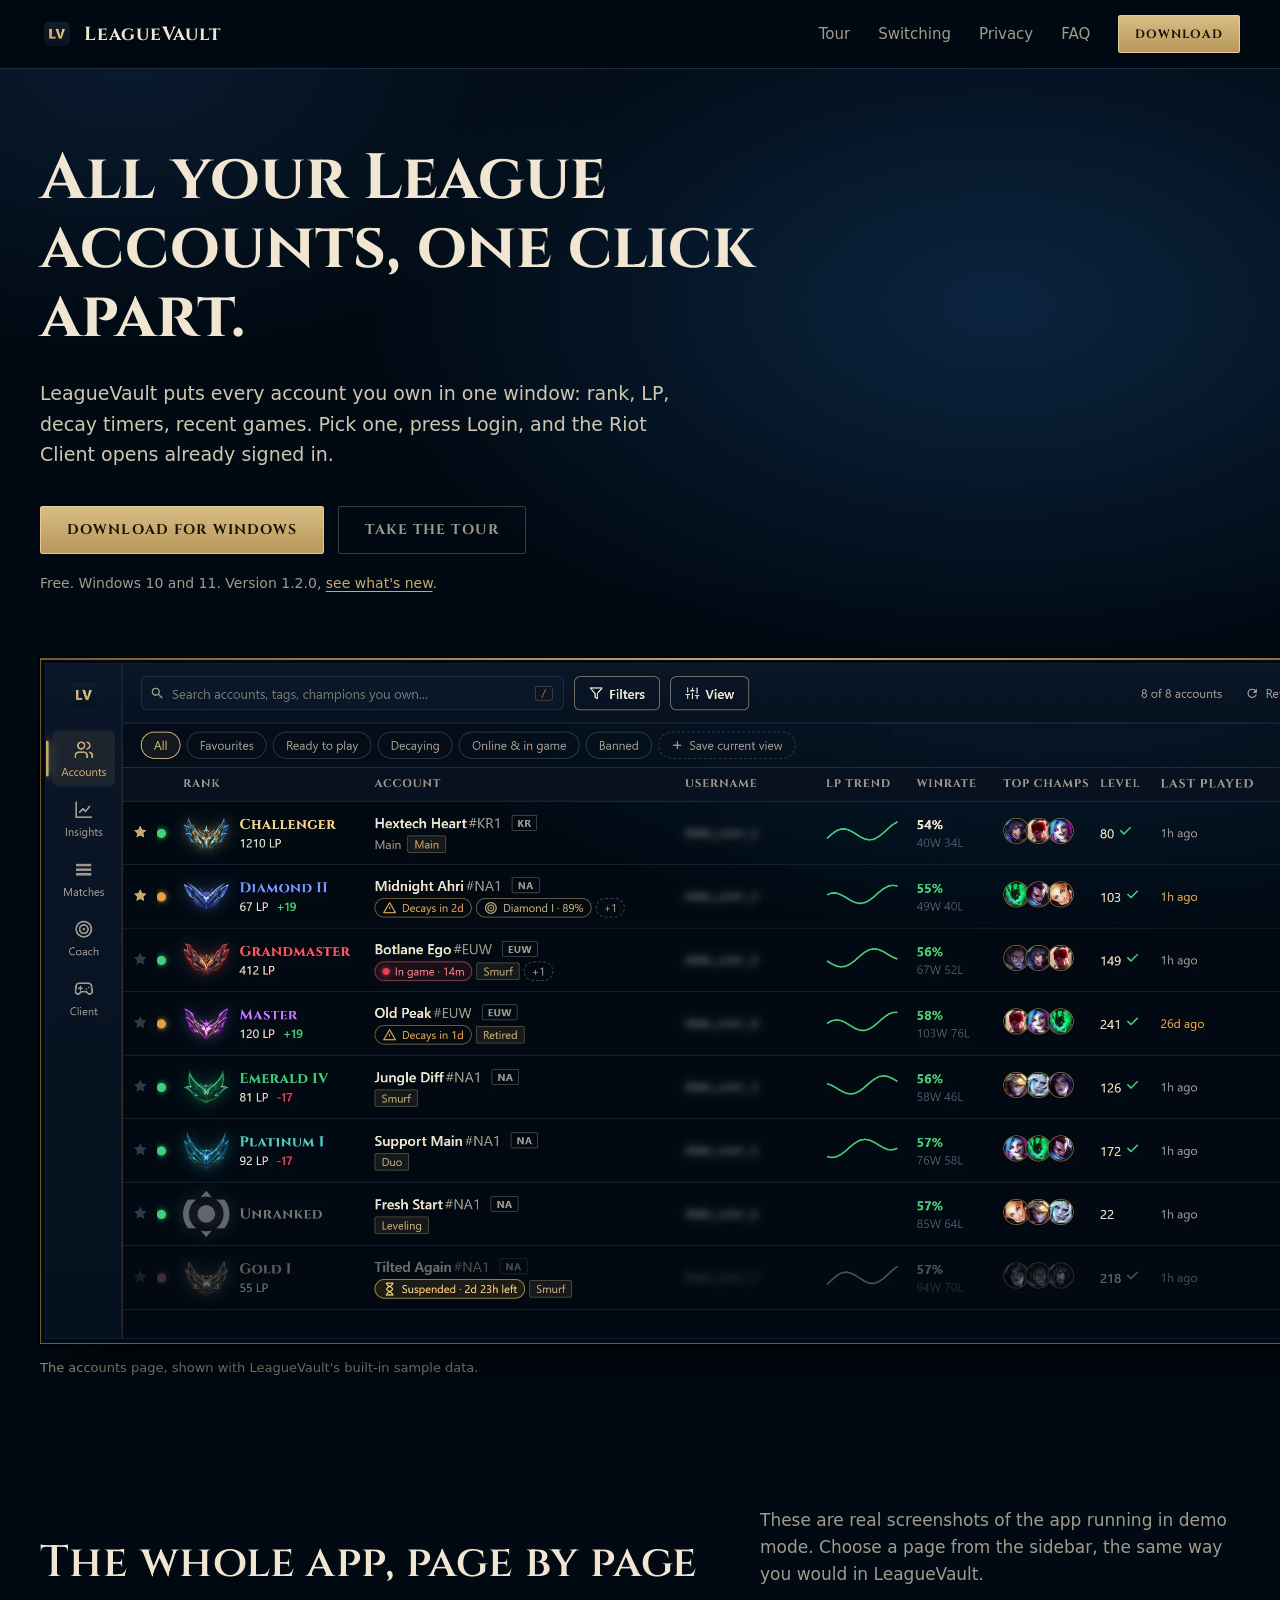
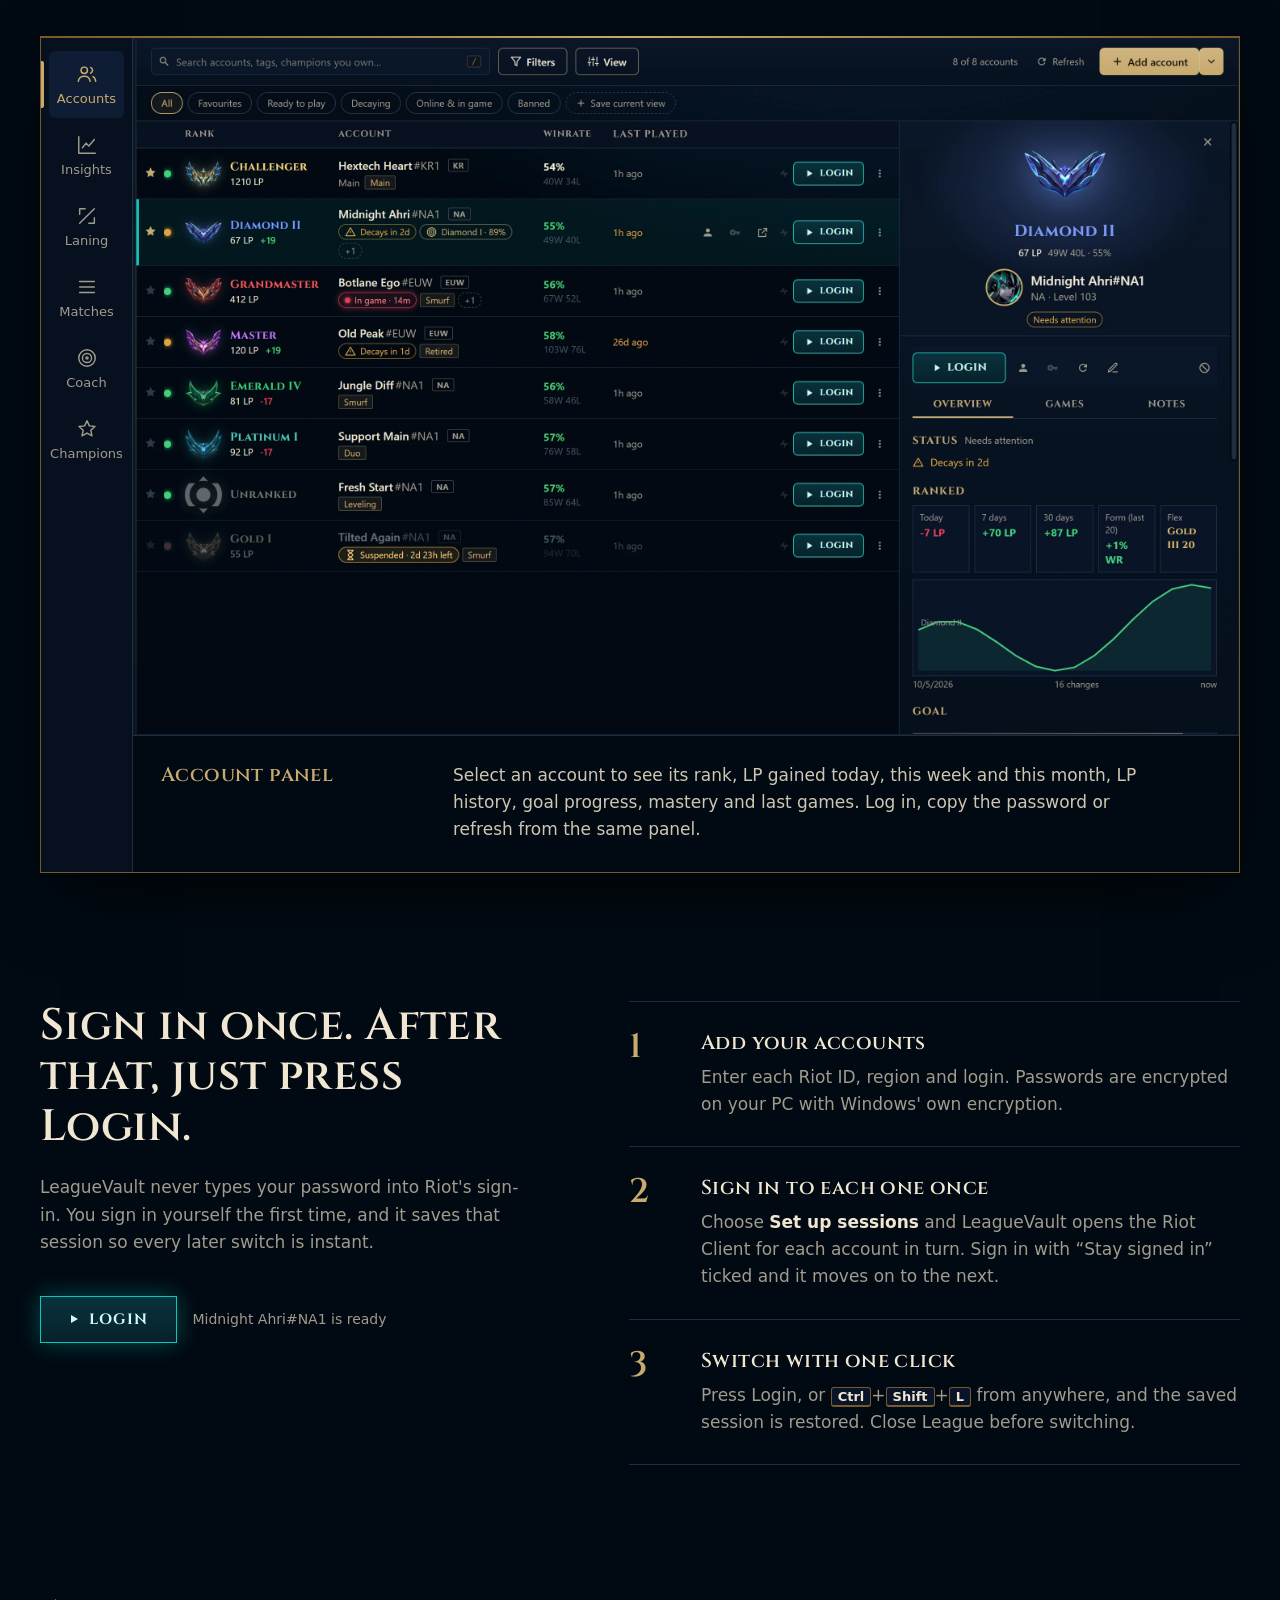
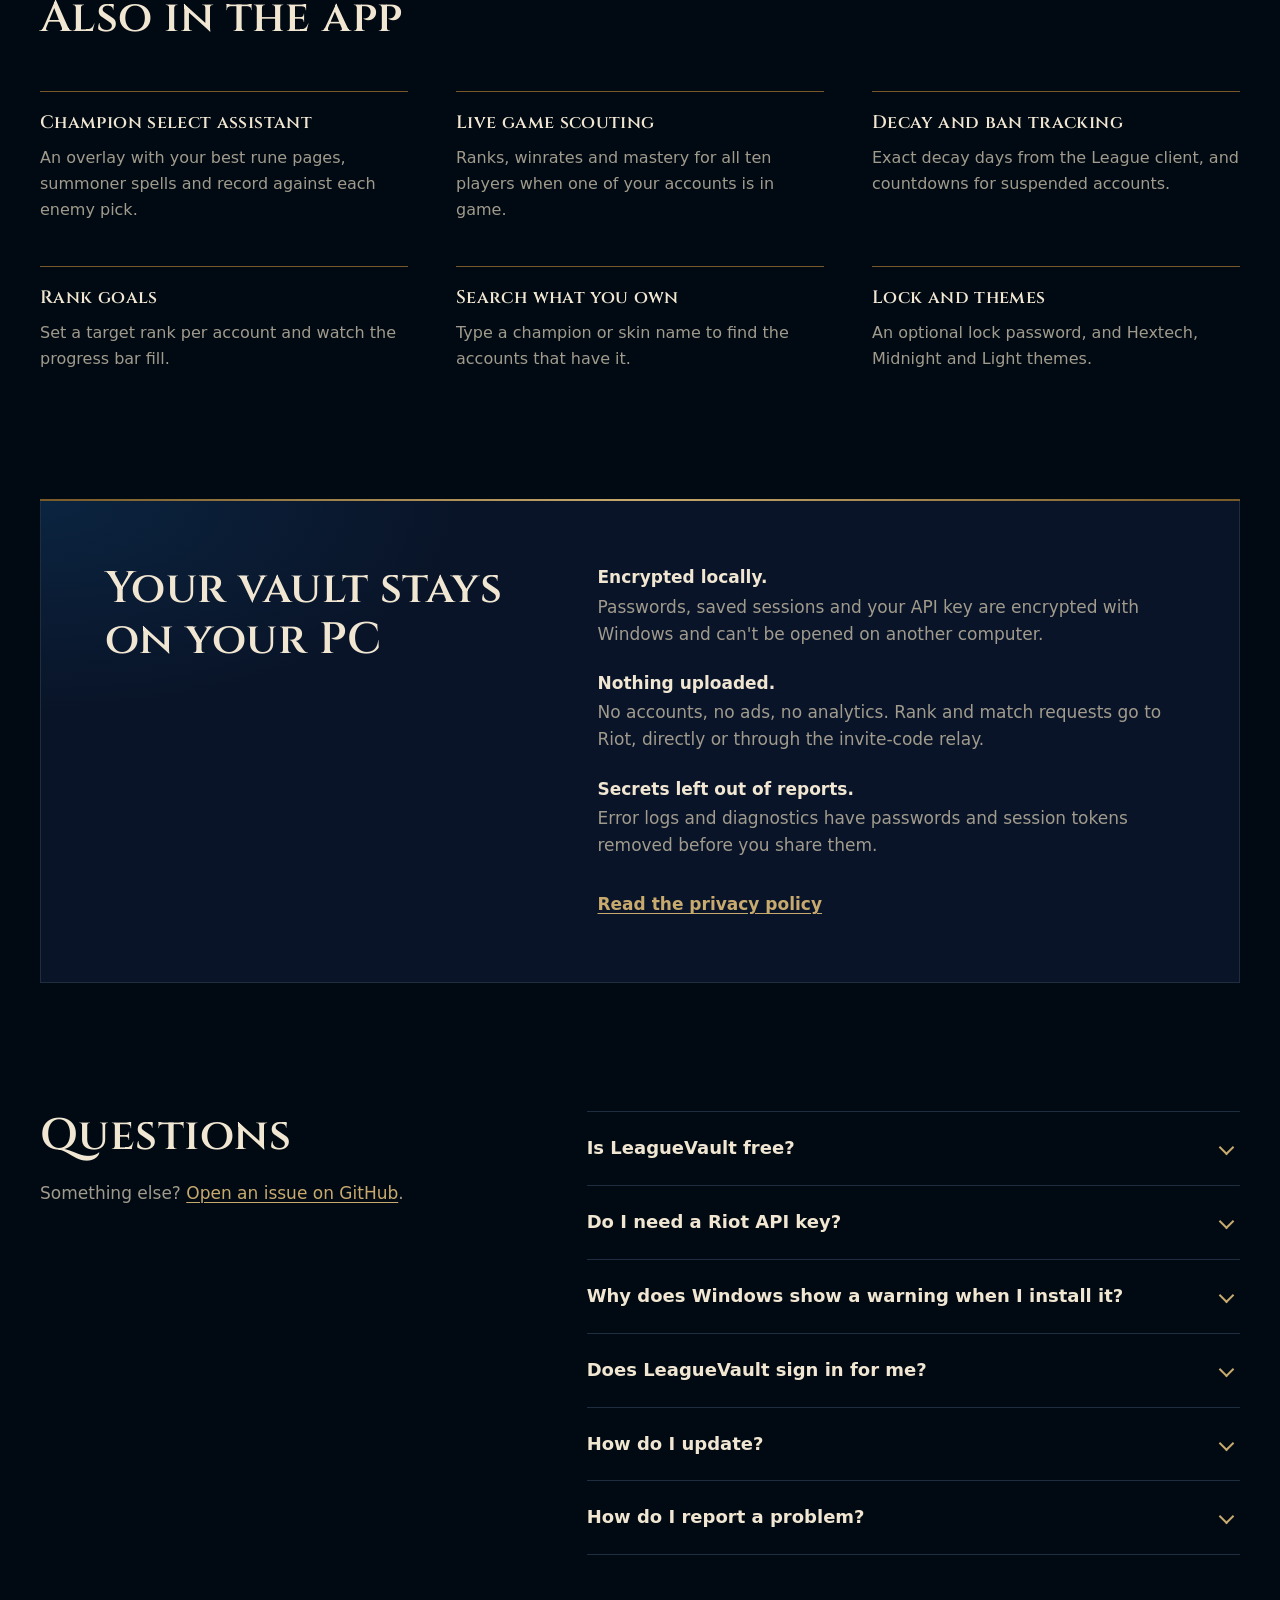
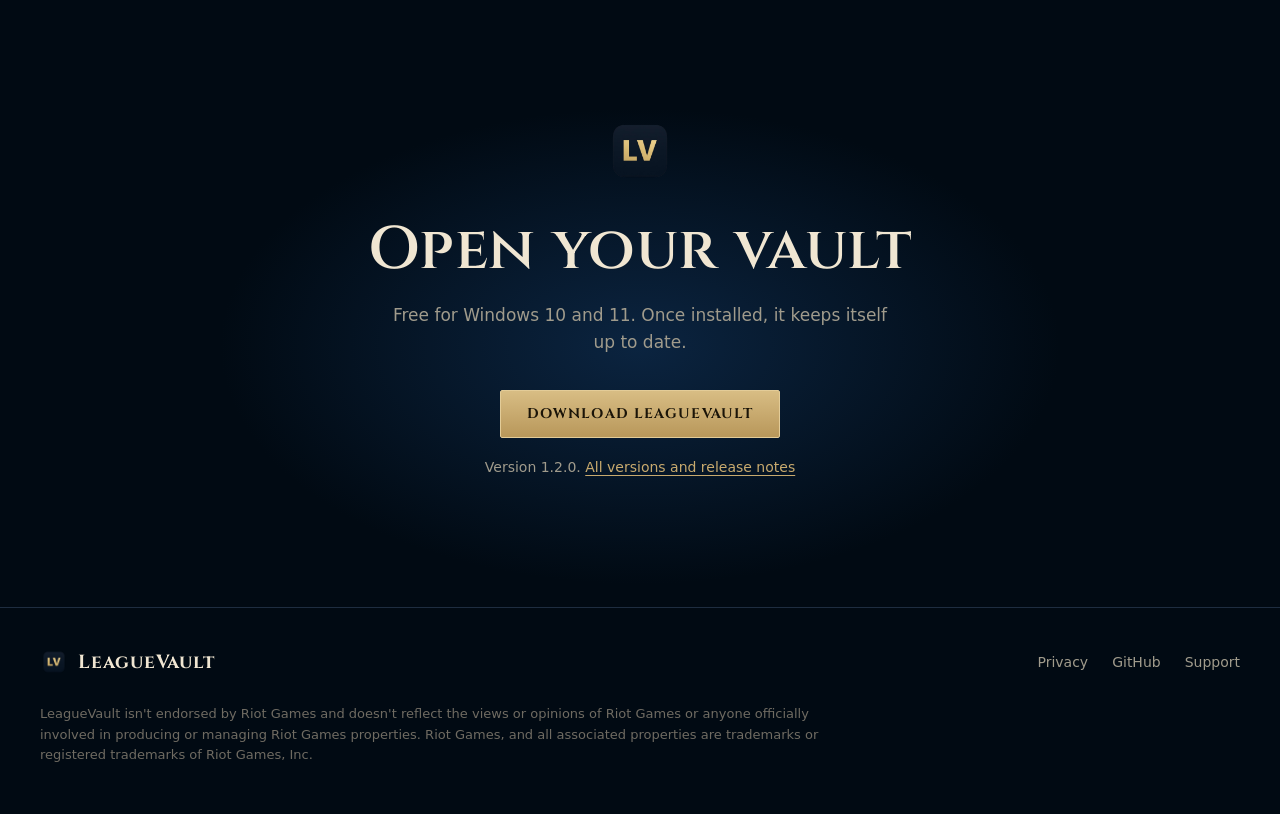
<file: index.html>
<!doctype html>
<html lang="en">
<head>
<meta charset="utf-8">
<meta name="viewport" content="width=device-width,initial-scale=1">
<title>LeagueVault: all your League accounts in one place</title>
<meta name="description" content="LeagueVault keeps every League of Legends account you own in one window: ranks, LP, match history, coaching, and one-click login. Free for Windows.">
<meta name="theme-color" content="#010a13">
<meta property="og:title" content="LeagueVault">
<meta property="og:description" content="Every League account you own in one window, with one-click login. Free for Windows.">
<meta property="og:image" content="assets/shots/accounts.webp">
<link rel="icon" href="assets/logo.png">
<link rel="preload" href="assets/fonts/Cinzel.ttf" as="font" type="font/ttf" crossorigin>
<link rel="stylesheet" href="styles.css">
<script src="site.js" defer></script>
</head>
<body>
<a class="skip" href="#main">Skip to content</a>

<header class="top">
  <div class="wrap top-inner">
    <a class="brand" href="#" aria-label="LeagueVault home"><img src="assets/logo.png" alt="" width="34" height="34"><span>LeagueVault</span></a>
    <nav aria-label="Main">
      <a href="#tour">Tour</a>
      <a href="#switching">Switching</a>
      <a href="#privacy">Privacy</a>
      <a href="#faq">FAQ</a>
      <a class="btn btn-gold btn-small" href="https://github.com/DevEpsilon/LeagueVault-Releases/releases/latest/download/LeagueVaultSetup.exe">Download</a>
    </nav>
  </div>
</header>

<main id="main">
  <section class="hero">
    <div class="wrap hero-copy">
      <h1>All your League accounts, one click apart.</h1>
      <p class="lead">LeagueVault puts every account you own in one window: rank, LP, decay timers, recent games. Pick one, press Login, and the Riot Client opens already signed in.</p>
      <div class="actions">
        <a class="btn btn-gold" href="https://github.com/DevEpsilon/LeagueVault-Releases/releases/latest/download/LeagueVaultSetup.exe">Download for Windows</a>
        <a class="btn btn-ghost" href="#tour">Take the tour</a>
      </div>
      <p class="fine">Free. Windows 10 and 11. Version 1.2.0, <a href="https://github.com/DevEpsilon/LeagueVault-Releases/releases/latest">see what's new</a>.</p>
    </div>
    <figure class="hero-shot">
      <div class="frame">
        <img src="assets/shots/accounts.webp" width="2880" height="1722" alt="The LeagueVault accounts table: eight sample accounts from Challenger to Unranked, each with its rank emblem, LP change, LP trend, winrate, top champions, last played time and a Login button. Two accounts show decay warnings, one is in game and one is suspended.">
      </div>
      <figcaption class="wrap">The accounts page, shown with LeagueVault's built-in sample data.</figcaption>
    </figure>
  </section>

  <section class="tour" id="tour" aria-labelledby="tour-title">
    <div class="wrap">
      <div class="section-head">
        <h2 id="tour-title">The whole app, page by page</h2>
        <p>These are real screenshots of the app running in demo mode. Choose a page from the sidebar, the same way you would in LeagueVault.</p>
      </div>
      <div class="tour-app">
        <div class="tour-nav" role="tablist" aria-label="App pages" aria-orientation="vertical">
          <button role="tab" id="tab-account" aria-controls="panel" aria-selected="true" data-shot="drawer" data-title="Account panel" data-text="Select an account to see its rank, LP gained today, this week and this month, LP history, goal progress, mastery and last games. Log in, copy the password or refresh from the same panel.">
            <svg viewBox="0 0 24 24" aria-hidden="true"><circle cx="9" cy="8" r="3.5"/><path d="M2.5 20c.6-3.6 3.2-5.5 6.5-5.5s5.9 1.9 6.5 5.5M16 4.8a3.5 3.5 0 0 1 0 6.4M18.5 14.8c1.7.8 2.7 2.5 3 5.2"/></svg>Accounts</button>
          <button role="tab" id="tab-insights" aria-controls="panel" aria-selected="false" tabindex="-1" data-shot="insights" data-title="Insights" data-text="Your week across every account: games played, winrate, LP gained per account, which accounts are about to decay and which are close to promotion.">
            <svg viewBox="0 0 24 24" aria-hidden="true"><path d="M3 3v18h18M7 15l4-5 3 3 6-7"/></svg>Insights</button>
          <button role="tab" id="tab-laning" aria-controls="panel" aria-selected="false" tabindex="-1" data-shot="insights-trends" data-title="Laning at 15 minutes" data-text="Average CS, gold and XP difference against your lane opponent, by role and by champion, so you can see where you fall behind early.">
            <svg viewBox="0 0 24 24" aria-hidden="true"><path d="M4 20 20 4M4 4h6M4 4v6M20 20h-6M20 20v-6"/></svg>Laning</button>
          <button role="tab" id="tab-matches" aria-controls="panel" aria-selected="false" tabindex="-1" data-shot="matches" data-title="Matches" data-text="Every game from every account in one list, with KDA, CS, build, gold lead at 15 and a score. Filter by queue, role, result or champion.">
            <svg viewBox="0 0 24 24" aria-hidden="true"><path d="M4 6h16M4 12h16M4 18h16"/></svg>Matches</button>
          <button role="tab" id="tab-coach" aria-controls="panel" aria-selected="false" tabindex="-1" data-shot="coach" data-title="Coach" data-text="Your ranked stats compared with players at your own rank. See your strengths, what to work on, and pick one focus that's scored after every game.">
            <svg viewBox="0 0 24 24" aria-hidden="true"><circle cx="12" cy="12" r="9"/><circle cx="12" cy="12" r="5"/><circle cx="12" cy="12" r="1.2"/></svg>Coach</button>
          <button role="tab" id="tab-champs" aria-controls="panel" aria-selected="false" tabindex="-1" data-shot="coach-champs" data-title="Champion advice" data-text="For each champion you play: games, winrate and how you perform against your rank, with a plain suggestion to keep it, practise it or drop it.">
            <svg viewBox="0 0 24 24" aria-hidden="true"><path d="M12 3l2.6 5.6 6.1.7-4.5 4.1 1.2 6L12 16.4 6.6 19.4l1.2-6L3.3 9.3l6.1-.7z"/></svg>Champions</button>
        </div>
        <div class="tour-view" id="panel" role="tabpanel" aria-labelledby="tab-account" tabindex="0">
          <div class="frame">
            <img id="tour-img" src="assets/shots/drawer.webp" width="2880" height="1722" alt="">
          </div>
          <div class="tour-caption" aria-live="polite">
            <h3 id="tour-title-text">Account panel</h3>
            <p id="tour-text">Select an account to see its rank, LP gained today, this week and this month, LP history, goal progress, mastery and last games. Log in, copy the password or refresh from the same panel.</p>
          </div>
        </div>
      </div>
    </div>
  </section>

  <section class="switching" id="switching" aria-labelledby="switch-title">
    <div class="wrap switch-grid">
      <div class="switch-intro">
        <h2 id="switch-title">Sign in once. After that, just press Login.</h2>
        <p>LeagueVault never types your password into Riot's sign-in. You sign in yourself the first time, and it saves that session so every later switch is instant.</p>
        <div class="login-demo" aria-hidden="true">
          <span class="login-btn"><svg viewBox="0 0 10 10"><path d="M2 1l7 4-7 4z"/></svg>Login</span>
          <span class="login-note">Midnight Ahri#NA1 is ready</span>
        </div>
      </div>
      <ol class="steps">
        <li>
          <h3>Add your accounts</h3>
          <p>Enter each Riot ID, region and login. Passwords are encrypted on your PC with Windows' own encryption.</p>
        </li>
        <li>
          <h3>Sign in to each one once</h3>
          <p>Choose <strong>Set up sessions</strong> and LeagueVault opens the Riot Client for each account in turn. Sign in with “Stay signed in” ticked and it moves on to the next.</p>
        </li>
        <li>
          <h3>Switch with one click</h3>
          <p>Press Login, or <kbd>Ctrl</kbd>+<kbd>Shift</kbd>+<kbd>L</kbd> from anywhere, and the saved session is restored. Close League before switching.</p>
        </li>
      </ol>
    </div>
  </section>

  <section class="more" aria-labelledby="more-title">
    <div class="wrap">
      <h2 id="more-title">Also in the app</h2>
      <dl class="more-list">
        <div><dt>Champion select assistant</dt><dd>An overlay with your best rune pages, summoner spells and record against each enemy pick.</dd></div>
        <div><dt>Live game scouting</dt><dd>Ranks, winrates and mastery for all ten players when one of your accounts is in game.</dd></div>
        <div><dt>Decay and ban tracking</dt><dd>Exact decay days from the League client, and countdowns for suspended accounts.</dd></div>
        <div><dt>Rank goals</dt><dd>Set a target rank per account and watch the progress bar fill.</dd></div>
        <div><dt>Search what you own</dt><dd>Type a champion or skin name to find the accounts that have it.</dd></div>
        <div><dt>Lock and themes</dt><dd>An optional lock password, and Hextech, Midnight and Light themes.</dd></div>
      </dl>
    </div>
  </section>

  <section class="privacy" id="privacy" aria-labelledby="privacy-title">
    <div class="wrap privacy-grid">
      <h2 id="privacy-title">Your vault stays on your PC</h2>
      <ul class="facts">
        <li><strong>Encrypted locally.</strong> Passwords, saved sessions and your API key are encrypted with Windows and can't be opened on another computer.</li>
        <li><strong>Nothing uploaded.</strong> No accounts, no ads, no analytics. Rank and match requests go to Riot, directly or through the invite-code relay.</li>
        <li><strong>Secrets left out of reports.</strong> Error logs and diagnostics have passwords and session tokens removed before you share them.</li>
      </ul>
      <a class="text-link" href="privacy.html">Read the privacy policy</a>
    </div>
  </section>

  <section class="faq" id="faq" aria-labelledby="faq-title">
    <div class="wrap faq-grid">
      <div>
        <h2 id="faq-title">Questions</h2>
        <p class="muted">Something else? <a href="https://github.com/DevEpsilon/LeagueVault-Releases/issues">Open an issue on GitHub</a>.</p>
      </div>
      <div class="faq-list">
        <details>
          <summary>Is LeagueVault free?</summary>
          <p>Yes. It's a free project with no ads or analytics.</p>
        </details>
        <details>
          <summary>Do I need a Riot API key?</summary>
          <p>Ranks and match history need Riot API access. Paste your own key from <a href="https://developer.riotgames.com/">Riot's developer portal</a> into Settings, or use an invite code if you were given one. Development keys expire every 24 hours.</p>
        </details>
        <details>
          <summary>Why does Windows show a warning when I install it?</summary>
          <p>The installer isn't code-signed yet, so SmartScreen says the publisher is unknown. Check that the file came from the <a href="https://github.com/DevEpsilon/LeagueVault-Releases/releases">official releases page</a>, then choose <strong>More info</strong> and <strong>Run anyway</strong>.</p>
        </details>
        <details>
          <summary>Does LeagueVault sign in for me?</summary>
          <p>No. You sign in yourself the first time in the Riot Client, with “Stay signed in” ticked. LeagueVault saves that session and restores it on later switches. If a session expires, sign in again and it's saved again.</p>
        </details>
        <details>
          <summary>How do I update?</summary>
          <p>The app updates itself when a new version is published. To install by hand, run the new installer over your current version. Your accounts and settings are kept.</p>
        </details>
        <details>
          <summary>How do I report a problem?</summary>
          <p>In the app, go to Settings, then Help, then <strong>Report a problem</strong>. It collects the error log and client diagnostics with secrets removed. Attach them to a <a href="https://github.com/DevEpsilon/LeagueVault-Releases/issues">GitHub issue</a>.</p>
        </details>
      </div>
    </div>
  </section>

  <section class="download" id="download" aria-labelledby="download-title">
    <div class="wrap download-inner">
      <img src="assets/logo.png" alt="" width="72" height="72">
      <h2 id="download-title">Open your vault</h2>
      <p>Free for Windows 10 and 11. Once installed, it keeps itself up to date.</p>
      <a class="btn btn-gold" href="https://github.com/DevEpsilon/LeagueVault-Releases/releases/latest/download/LeagueVaultSetup.exe">Download LeagueVault</a>
      <p class="fine">Version 1.2.0. <a href="https://github.com/DevEpsilon/LeagueVault-Releases/releases">All versions and release notes</a></p>
    </div>
  </section>
</main>

<footer class="foot">
  <div class="wrap">
    <div class="foot-row">
      <a class="brand" href="#"><img src="assets/logo.png" alt="" width="28" height="28"><span>LeagueVault</span></a>
      <nav aria-label="Footer">
        <a href="privacy.html">Privacy</a>
        <a href="https://github.com/DevEpsilon/LeagueVault-Releases">GitHub</a>
        <a href="https://github.com/DevEpsilon/LeagueVault-Releases/issues">Support</a>
      </nav>
    </div>
    <p class="legal">LeagueVault isn't endorsed by Riot Games and doesn't reflect the views or opinions of Riot Games or anyone officially involved in producing or managing Riot Games properties. Riot Games, and all associated properties are trademarks or registered trademarks of Riot Games, Inc.</p>
  </div>
</footer>
</body>
</html>
</file>
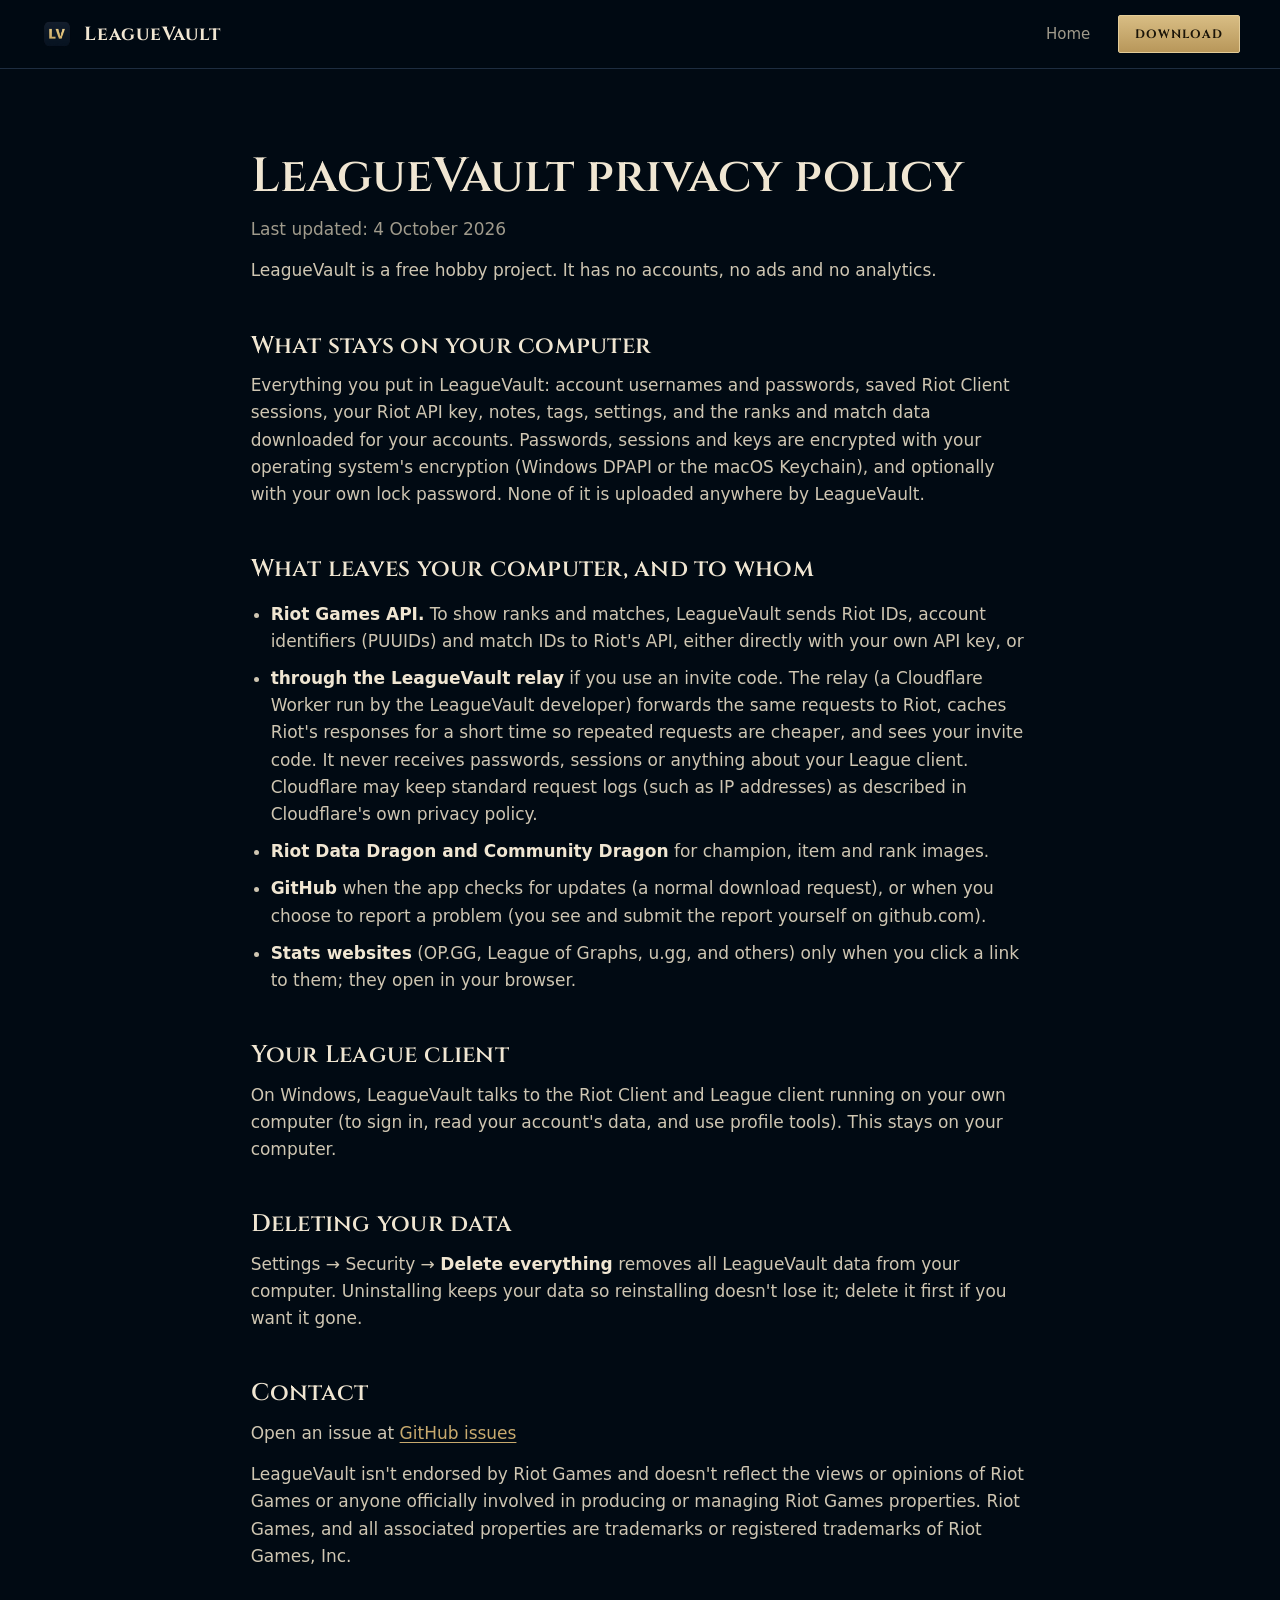
<file: privacy.html>
<!doctype html><html lang="en"><head><meta charset="utf-8"><meta name="viewport" content="width=device-width,initial-scale=1"><meta name="theme-color" content="#010a13"><title>Privacy — LeagueVault</title><link rel="icon" href="assets/logo.png"><link rel="stylesheet" href="styles.css"></head><body><header class="top"><div class="wrap top-inner"><a class="brand" href="index.html"><img src="assets/logo.png" alt="" width="34" height="34"><span>LeagueVault</span></a><nav aria-label="Main"><a href="index.html">Home</a><a class="btn btn-gold btn-small" href="https://github.com/DevEpsilon/LeagueVault-Releases/releases/latest/download/LeagueVaultSetup.exe">Download</a></nav></div></header><main class="policy wrap"><h1>LeagueVault privacy policy</h1>
<p>Last updated: 4 October 2026</p>
<p>LeagueVault is a free hobby project. It has no accounts, no ads and no analytics.</p>
<h2>What stays on your computer</h2>
<p>Everything you put in LeagueVault: account usernames and passwords, saved Riot Client sessions, your Riot API key, notes, tags, settings, and the ranks and match data downloaded for your accounts. Passwords, sessions and keys are encrypted with your operating system's encryption (Windows DPAPI or the macOS Keychain), and optionally with your own lock password. None of it is uploaded anywhere by LeagueVault.</p>
<h2>What leaves your computer, and to whom</h2>
<ul><li><strong>Riot Games API.</strong> To show ranks and matches, LeagueVault sends Riot IDs, account identifiers (PUUIDs) and match IDs to Riot's API, either directly with your own API key, or</li><li><strong>through the LeagueVault relay</strong> if you use an invite code. The relay (a Cloudflare Worker run by the LeagueVault developer) forwards the same requests to Riot, caches Riot's responses for a short time so repeated requests are cheaper, and sees your invite code. It never receives passwords, sessions or anything about your League client. Cloudflare may keep standard request logs (such as IP addresses) as described in Cloudflare's own privacy policy.</li><li><strong>Riot Data Dragon and Community Dragon</strong> for champion, item and rank images.</li><li><strong>GitHub</strong> when the app checks for updates (a normal download request), or when you choose to report a problem (you see and submit the report yourself on github.com).</li><li><strong>Stats websites</strong> (OP.GG, League of Graphs, u.gg, and others) only when you click a link to them; they open in your browser.</li></ul>
<h2>Your League client</h2>
<p>On Windows, LeagueVault talks to the Riot Client and League client running on your own computer (to sign in, read your account's data, and use profile tools). This stays on your computer.</p>
<h2>Deleting your data</h2>
<p>Settings → Security → <strong>Delete everything</strong> removes all LeagueVault data from your computer. Uninstalling keeps your data so reinstalling doesn't lose it; delete it first if you want it gone.</p>
<h2>Contact</h2>
<p>Open an issue at <a href="https://github.com/DevEpsilon/LeagueVault-Releases/issues">GitHub issues</a></p>
<p>LeagueVault isn't endorsed by Riot Games and doesn't reflect the views or opinions of Riot Games or anyone officially involved in producing or managing Riot Games properties. Riot Games, and all associated properties are trademarks or registered trademarks of Riot Games, Inc.
</p></main></body></html>
</file>
<file: styles.css>
/* LeagueVault site: the app's own hextech theme (gold and teal on void navy) */
@font-face { font-family: 'Cinzel'; src: url('assets/fonts/Cinzel.ttf') format('truetype'); font-weight: 400 900; font-display: swap; }

:root {
  color-scheme: dark;
  --void: #010a13;
  --navy: #091428;
  --navy-2: #0e1d33;
  --line: #1e2d40;
  --gold: #c8aa6e;
  --gold-dark: #785a28;
  --bone: #f0e6d2;
  --ash: #a09b8c;
  --teal: #0ac8b9;
  --gold-line: linear-gradient(90deg, #785a28, #c8aa6e 50%, #785a28);
  --display: 'Cinzel', 'Times New Roman', serif;
  --body: 'Segoe UI', system-ui, -apple-system, sans-serif;
  --wrap: 1200px;
}

* { box-sizing: border-box; }
html { scroll-behavior: smooth; scroll-padding-top: 84px; }
body {
  margin: 0; background: var(--void); color: var(--bone);
  font: 17px/1.6 var(--body); -webkit-font-smoothing: antialiased;
}
img { max-width: 100%; height: auto; display: block; }
a { color: var(--gold); text-underline-offset: 3px; }
a:hover { color: var(--bone); }
:focus-visible { outline: 2px solid var(--teal); outline-offset: 3px; }
h1, h2, h3 { font-family: var(--display); font-weight: 600; margin: 0; color: var(--bone); }
h2 { font-size: clamp(30px, 3.6vw, 44px); line-height: 1.15; letter-spacing: .01em; }
h3 { font-size: 20px; line-height: 1.3; letter-spacing: .02em; }
p { margin: 0; }
.muted { color: var(--ash); }
kbd { font: 600 13px var(--body); padding: 1px 6px; border: 1px solid var(--gold-dark); border-bottom-width: 2px; border-radius: 3px; color: var(--bone); background: var(--navy); }

.wrap { width: min(100% - 48px, var(--wrap)); margin-inline: auto; }
.skip { position: absolute; left: -9999px; top: 8px; z-index: 100; background: var(--gold); color: var(--void); padding: 8px 14px; }
.skip:focus { left: 8px; }

/* ---------- Buttons: the app's gold primary and ghost styles ---------- */
.btn {
  display: inline-flex; align-items: center; justify-content: center; min-height: 48px; padding: 0 26px;
  font: 700 14px/1 var(--display); letter-spacing: .08em; text-transform: uppercase; text-decoration: none;
  border-radius: 2px; transition: box-shadow .15s, background .15s, color .15s, border-color .15s;
}
.btn-gold { color: #1a1408; background: linear-gradient(180deg, #d8bd84, #b8975a); border: 1px solid #e3cc98; }
.btn-gold:hover { color: #1a1408; background: linear-gradient(180deg, #e6cd96, #c8aa6e); box-shadow: 0 0 22px rgba(200, 170, 110, .5); }
.btn-ghost { color: var(--ash); border: 1px solid #3c3c41; }
.btn-ghost:hover { color: var(--bone); border-color: var(--gold); }
.btn-small { min-height: 38px; padding: 0 16px; font-size: 12px; }

/* ---------- Header ---------- */
.top { position: sticky; top: 0; z-index: 20; background: rgba(1, 10, 19, .86); backdrop-filter: blur(14px); border-bottom: 1px solid var(--line); }
.top-inner { height: 68px; display: flex; align-items: center; justify-content: space-between; gap: 24px; }
.brand { display: inline-flex; align-items: center; gap: 10px; color: var(--bone); text-decoration: none; font: 700 19px var(--display); letter-spacing: .04em; }
.brand img { border-radius: 7px; }
.top nav { display: flex; align-items: center; gap: 28px; font-size: 15px; }
.top nav a:not(.btn) { color: var(--ash); text-decoration: none; }
.top nav a:not(.btn):hover { color: var(--bone); }

/* ---------- Hero ---------- */
.hero { position: relative; padding: 76px 0 0; overflow: hidden; isolation: isolate; }
.hero::before {
  content: ''; position: absolute; z-index: -1; inset: 0;
  background: radial-gradient(900px 520px at 78% 18%, #0b2440 0%, transparent 70%), radial-gradient(700px 400px at 10% 0%, #0a1a2e 0%, transparent 70%);
}
.hero-copy { max-width: var(--wrap); }
.hero h1 { font-size: clamp(38px, 5vw, 68px); line-height: 1.08; max-width: 19ch; font-weight: 700; }
.lead { margin-top: 26px; max-width: 54ch; font-size: 19px; line-height: 1.6; color: #cfc6b2; }
.actions { display: flex; flex-wrap: wrap; gap: 14px; margin-top: 36px; }
.fine { margin-top: 18px; font-size: 14px; color: var(--ash); }

.hero-shot { margin: 64px 0 0; padding-left: max(24px, calc((100vw - var(--wrap)) / 2)); }
.hero-shot .frame { width: min(1500px, 118%); }
.hero-shot figcaption { margin-top: 14px; font-size: 13px; color: var(--ash); padding-left: 0; width: auto; }

/* The client frame: gold hairline with a brighter top edge, like the League client's windows */
.frame { position: relative; border: 1px solid var(--gold-dark); background: var(--void); padding: 4px; box-shadow: 0 30px 80px -20px rgba(0, 0, 0, .9), 0 0 0 1px #000; }
.frame::before { content: ''; position: absolute; left: -1px; right: -1px; top: -1px; height: 2px; background: var(--gold-line); }
.frame img { border: 1px solid #0f1c2d; }
/* Crop the empty space under the eight sample rows */
.hero-shot img { aspect-ratio: 2880 / 1340; object-fit: cover; object-position: top left; }
/* The site's sidebar stands in for the app's, so crop the app's own sidebar out */
.tour-view img { aspect-ratio: 2730 / 1722; object-fit: cover; object-position: right top; }

/* One orchestrated entrance: the screenshot rises in once */
@media (prefers-reduced-motion: no-preference) {
  .hero-shot .frame { animation: rise 1.1s cubic-bezier(.2, .7, .1, 1) .15s both; }
  .hero-shot .frame::before { transform-origin: left; animation: draw 1.2s ease-out .5s both; }
}
@keyframes rise { from { opacity: 0; transform: translateY(46px); } }
@keyframes draw { from { transform: scaleX(0); } }

/* ---------- Sections ---------- */
.tour, .switching, .more, .privacy, .faq { padding: 128px 0 0; }
.section-head { display: grid; grid-template-columns: minmax(0, 7fr) minmax(0, 5fr); gap: 48px; align-items: end; margin-bottom: 48px; }
.section-head p { color: var(--ash); max-width: 52ch; }

/* ---------- Tour: the app's sidebar is the tab control ---------- */
.tour-app { position: relative; display: grid; grid-template-columns: 92px minmax(0, 1fr); border: 1px solid var(--gold-dark); background: var(--void); box-shadow: 0 30px 80px -20px rgba(0, 0, 0, .9); }
.tour-app::before { content: ''; position: absolute; z-index: 1; left: -1px; right: -1px; top: -1px; height: 2px; background: var(--gold-line); }
.tour-nav { display: flex; flex-direction: column; gap: 4px; padding: 14px 8px; border-right: 1px solid var(--line); background: #06101e; }
.tour-nav button {
  position: relative; display: flex; flex-direction: column; align-items: center; gap: 6px; padding: 12px 4px;
  font: 13px var(--body); color: var(--ash); background: none; border: 0; border-radius: 6px; cursor: pointer;
}
.tour-nav svg { width: 22px; height: 22px; fill: none; stroke: currentColor; stroke-width: 1.6; stroke-linecap: round; stroke-linejoin: round; }
.tour-nav button:hover { color: var(--bone); background: #0e1d33; }
.tour-nav button[aria-selected="true"] { color: var(--gold); background: #0e1d33; }
.tour-nav button[aria-selected="true"]::before { content: ''; position: absolute; left: -8px; top: 10px; bottom: 10px; width: 3px; background: var(--gold); border-radius: 0 2px 2px 0; }
.tour-view { padding: 0; min-width: 0; }
.tour-view:focus-visible { outline-offset: -3px; }
.tour-view .frame { box-shadow: none; padding: 0; border: 0; }
.tour-view .frame::before { display: none; }
.tour-view img { transition: opacity .2s; }
.tour-view img.swapping { opacity: 0; }
.tour-caption { display: grid; grid-template-columns: minmax(180px, 260px) minmax(0, 1fr); gap: 32px; padding: 26px 28px 28px; border-top: 1px solid var(--line); }
.tour-caption h3 { color: var(--gold); }
.tour-caption p { color: #cfc6b2; max-width: 64ch; }

/* ---------- Switching ---------- */
.switch-grid { display: grid; grid-template-columns: minmax(0, 5fr) minmax(0, 6fr); gap: 80px; align-items: start; }
.switch-intro p { margin-top: 22px; color: var(--ash); max-width: 46ch; }
.login-demo { display: flex; align-items: center; gap: 16px; margin-top: 40px; }
.login-btn {
  display: inline-flex; align-items: center; gap: 10px; padding: 12px 28px;
  border: 1px solid var(--teal); background: linear-gradient(180deg, #0a323c, #06222b); color: #cdfafa;
  font: 700 15px var(--display); letter-spacing: .06em; text-transform: uppercase; box-shadow: 0 0 22px rgba(10, 200, 185, .35);
}
.login-btn svg { width: 10px; height: 10px; fill: currentColor; }
.login-note { font-size: 14px; color: var(--ash); }
.steps { list-style: none; margin: 0; padding: 0; counter-reset: step; }
.steps li { counter-increment: step; display: grid; grid-template-columns: 64px minmax(0, 1fr); column-gap: 8px; padding: 28px 0; border-top: 1px solid var(--line); }
.steps li:last-child { border-bottom: 1px solid var(--line); }
.steps li::before { content: counter(step); grid-row: span 2; font: 600 34px/1 var(--display); color: var(--gold); }
.steps p { margin-top: 8px; color: var(--ash); }
.steps strong { color: var(--bone); font-weight: 600; }

/* ---------- Also in the app ---------- */
.more-list { display: grid; grid-template-columns: repeat(3, minmax(0, 1fr)); gap: 44px 48px; margin: 48px 0 0; }
.more-list dt { font: 600 18px var(--display); color: var(--bone); letter-spacing: .02em; padding-top: 18px; border-top: 1px solid var(--gold-dark); }
.more-list dd { margin: 10px 0 0; color: var(--ash); font-size: 16px; }

/* ---------- Privacy ---------- */
.privacy-grid { display: grid; grid-template-columns: minmax(0, 5fr) minmax(0, 7fr); gap: 32px 80px; padding: 64px; border: 1px solid var(--line); background: radial-gradient(600px 300px at 0% 0%, #0b2440 0%, transparent 70%), var(--navy); position: relative; }
.privacy-grid::before { content: ''; position: absolute; left: -1px; right: -1px; top: -1px; height: 2px; background: var(--gold-line); }
.facts { list-style: none; margin: 0; padding: 0; display: grid; gap: 22px; color: var(--ash); }
.facts strong { color: var(--bone); font-weight: 600; display: block; margin-bottom: 2px; }
.text-link { grid-column: 2; font-weight: 600; }

/* ---------- FAQ ---------- */
.faq-grid { display: grid; grid-template-columns: minmax(0, 5fr) minmax(0, 7fr); gap: 80px; }
.faq-grid > div:first-child p { margin-top: 18px; }
.faq-list details { border-top: 1px solid var(--line); }
.faq-list details:last-child { border-bottom: 1px solid var(--line); }
.faq-list summary { list-style: none; cursor: pointer; padding: 22px 40px 22px 0; position: relative; font-weight: 600; font-size: 18px; }
.faq-list summary::-webkit-details-marker { display: none; }
.faq-list summary::after { content: ''; position: absolute; right: 8px; top: 30px; width: 9px; height: 9px; border-right: 2px solid var(--gold); border-bottom: 2px solid var(--gold); transform: rotate(45deg); transition: transform .2s; }
.faq-list details[open] summary::after { transform: rotate(-135deg); top: 34px; }
.faq-list summary:hover { color: var(--gold); }
.faq-list details p { padding: 0 40px 24px 0; color: var(--ash); max-width: 64ch; }

/* ---------- Download ---------- */
.download { padding: 160px 0 128px; text-align: center; position: relative; isolation: isolate; }
.download::before { content: ''; position: absolute; z-index: -1; inset: 0; background: radial-gradient(600px 340px at 50% 60%, #0b2440 0%, transparent 70%); }
.download-inner { display: flex; flex-direction: column; align-items: center; }
.download img { border-radius: 16px; margin-bottom: 28px; }
.download h2 { font-size: clamp(36px, 5vw, 60px); }
.download-inner > p:not(.fine) { margin: 18px 0 34px; color: var(--ash); max-width: 46ch; }

/* ---------- Footer ---------- */
.foot { border-top: 1px solid var(--line); padding: 40px 0 48px; font-size: 14px; color: var(--ash); }
.foot-row { display: flex; justify-content: space-between; align-items: center; gap: 24px; flex-wrap: wrap; }
.foot nav { display: flex; gap: 24px; }
.foot nav a { color: var(--ash); text-decoration: none; }
.foot nav a:hover { color: var(--bone); }
.legal { margin-top: 28px; font-size: 13px; color: #6f6b62; max-width: 100ch; }

/* ---------- Privacy policy page ---------- */
.policy { max-width: 72ch; padding: 80px 0 120px; }
.policy h1 { font-size: clamp(32px, 4.6vw, 48px); line-height: 1.15; }
.policy h1 + p { margin-top: 12px; color: var(--ash); }
.policy h2 { font-size: 24px; margin: 48px 0 12px; }
.policy p, .policy li { color: #cfc6b2; }
.policy p + p { margin-top: 14px; }
.policy ul { padding-left: 20px; display: grid; gap: 10px; }
.policy strong { color: var(--bone); }

/* ---------- Responsive ---------- */
@media (max-width: 960px) {
  .section-head, .switch-grid, .faq-grid, .privacy-grid { grid-template-columns: minmax(0, 1fr); gap: 28px; }
  .text-link { grid-column: 1; }
  .privacy-grid { padding: 40px 28px; }
  .more-list { grid-template-columns: repeat(2, minmax(0, 1fr)); }
  .tour-caption { grid-template-columns: minmax(0, 1fr); gap: 8px; }
  .switch-grid { gap: 48px; }
}
@media (max-width: 720px) {
  body { font-size: 16px; }
  .top nav a:not(.btn) { display: none; }
  .hero { padding-top: 56px; }
  .hero-shot { margin-top: 48px; }
  .hero-shot .frame { width: 180%; }
  .tour, .switching, .more, .privacy, .faq { padding-top: 88px; }
  .tour-app { grid-template-columns: minmax(0, 1fr); }
  .tour-nav { flex-direction: row; overflow-x: auto; border-right: 0; border-bottom: 1px solid var(--line); padding: 8px; }
  .tour-nav button { flex: 0 0 auto; min-width: 84px; }
  .tour-nav button[aria-selected="true"]::before { left: 12px; right: 12px; top: auto; bottom: -8px; width: auto; height: 3px; }
  
  .more-list { grid-template-columns: minmax(0, 1fr); gap: 32px; }
  .download { padding: 112px 0 96px; }
}
@media (prefers-reduced-motion: reduce) {
  html { scroll-behavior: auto; }
  * { transition: none !important; }
}
</file>
